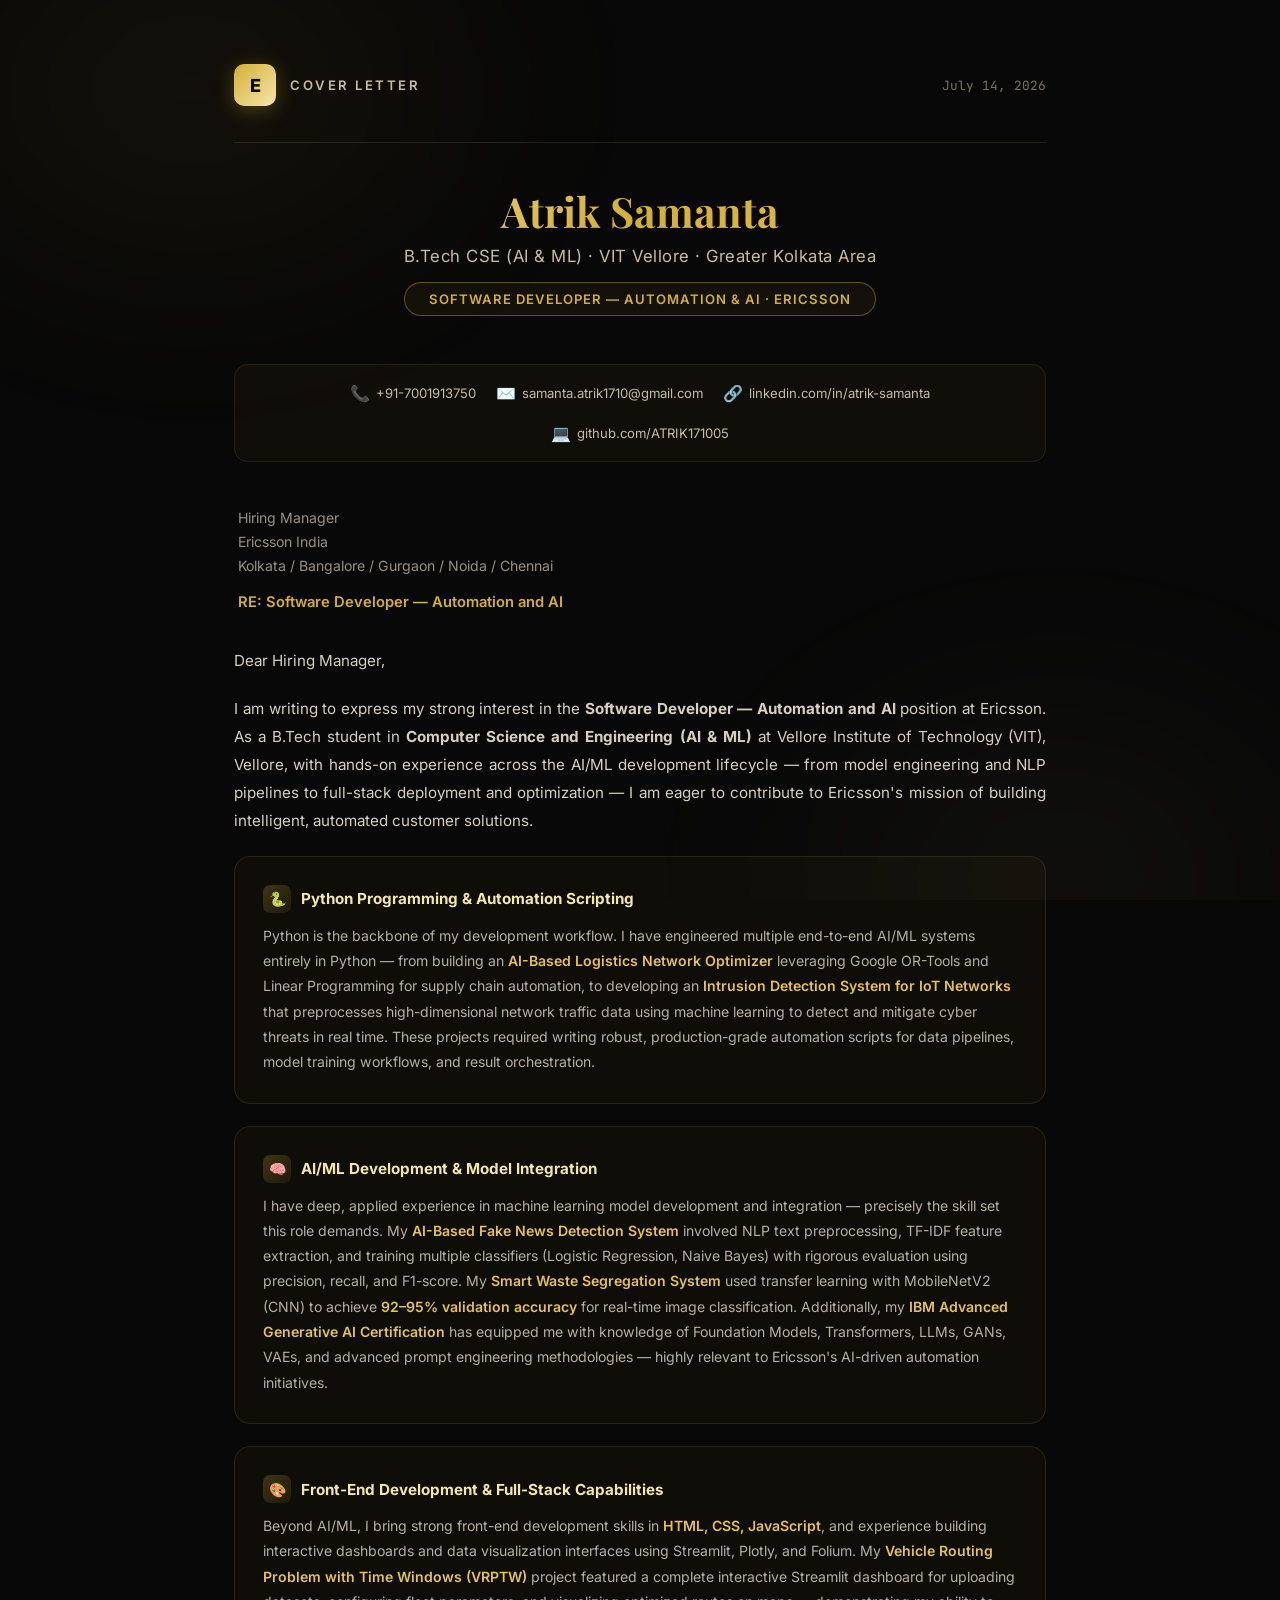
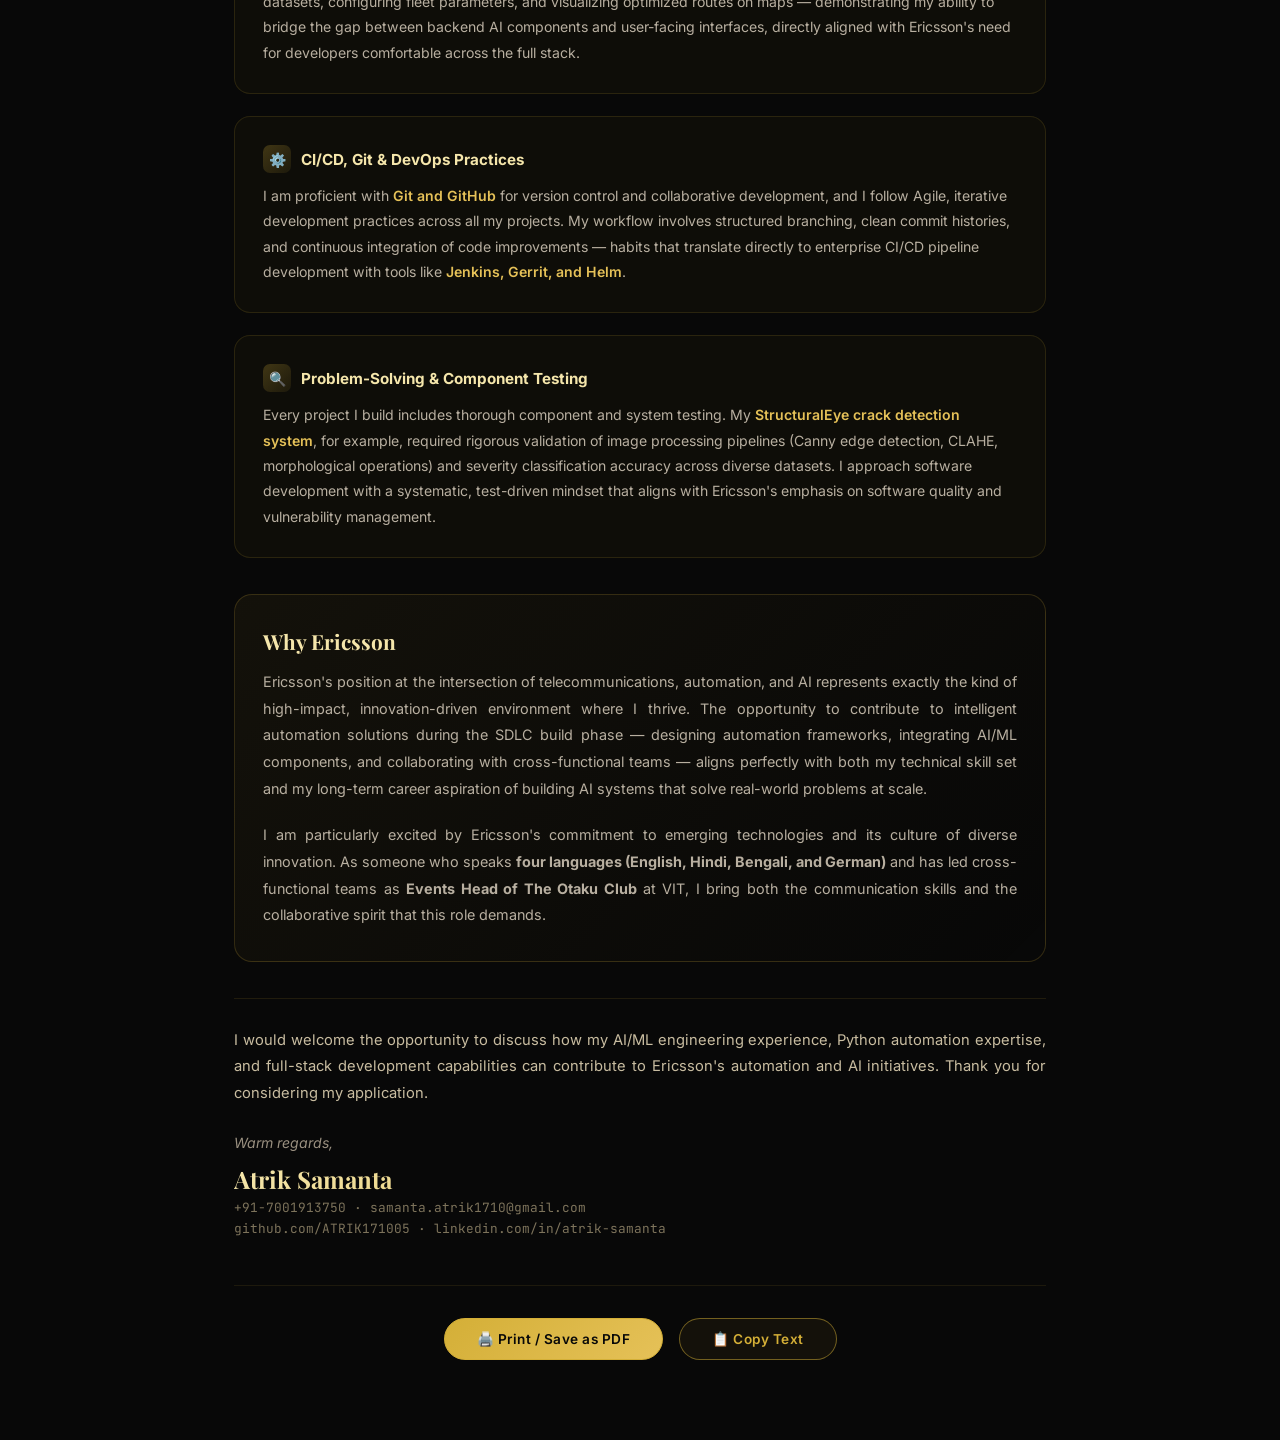
<file: cover_letter.html>
<!DOCTYPE html>
<html lang="en">
<head>
    <meta charset="UTF-8">
    <meta name="viewport" content="width=device-width, initial-scale=1.0">
    <title>Cover Letter — Ericsson | Atrik Samanta</title>
    <link rel="preconnect" href="https://fonts.googleapis.com">
    <link rel="preconnect" href="https://fonts.gstatic.com" crossorigin>
    <link href="https://fonts.googleapis.com/css2?family=Inter:wght@300;400;500;600;700;800&family=Playfair+Display:ital,wght@0,500;0,700;1,500&family=JetBrains+Mono:wght@400;500&display=swap" rel="stylesheet">
    <style>
        *, *::before, *::after { margin: 0; padding: 0; box-sizing: border-box; }

        body {
            font-family: 'Inter', sans-serif;
            background: #080808;
            color: #E8E0D0;
            min-height: 100vh;
            overflow-x: hidden;
        }

        /* Ambient Gold Aurora */
        .bg-glow {
            position: fixed;
            top: 0; left: 0;
            width: 100%; height: 100%;
            pointer-events: none;
            z-index: 0;
            overflow: hidden;
        }
        .bg-glow::before {
            content: '';
            position: absolute;
            top: -20%; left: -15%;
            width: 60%; height: 60%;
            background: radial-gradient(ellipse, rgba(212,175,55,0.07), transparent 70%);
            filter: blur(80px);
            animation: drift1 20s ease-in-out infinite;
        }
        .bg-glow::after {
            content: '';
            position: absolute;
            bottom: -25%; right: -10%;
            width: 55%; height: 55%;
            background: radial-gradient(ellipse, rgba(245,230,171,0.05), transparent 70%);
            filter: blur(90px);
            animation: drift2 25s ease-in-out infinite;
        }
        @keyframes drift1 {
            0%, 100% { transform: translate(0,0); }
            50% { transform: translate(60px, 40px); }
        }
        @keyframes drift2 {
            0%, 100% { transform: translate(0,0); }
            50% { transform: translate(-50px, -30px); }
        }

        /* Page Container */
        .page-wrapper {
            position: relative;
            z-index: 1;
            max-width: 860px;
            margin: 0 auto;
            padding: 48px 24px 80px;
        }

        /* Top Bar — Ericsson Branding */
        .top-bar {
            display: flex;
            align-items: center;
            justify-content: space-between;
            padding: 16px 0 36px;
            border-bottom: 1px solid rgba(212,175,55,0.15);
            margin-bottom: 40px;
        }
        .top-bar-left {
            display: flex; align-items: center; gap: 14px;
        }
        .ericsson-badge {
            width: 42px; height: 42px;
            border-radius: 10px;
            background: linear-gradient(135deg, #D4AF37, #F5E6AB);
            display: flex; align-items: center; justify-content: center;
            font-weight: 800; font-size: 18px; color: #080808;
            box-shadow: 0 4px 20px rgba(212,175,55,0.3);
        }
        .top-bar-title {
            font-size: 0.82rem;
            font-weight: 600;
            color: #C8BCA0;
            letter-spacing: 2.5px;
            text-transform: uppercase;
        }
        .top-bar-date {
            font-size: 0.8rem;
            color: #7D735B;
            font-family: 'JetBrains Mono', monospace;
        }

        /* Header */
        .letter-header {
            text-align: center;
            margin-bottom: 48px;
        }
        .letter-header h1 {
            font-family: 'Playfair Display', serif;
            font-size: 2.6rem;
            font-weight: 700;
            background: linear-gradient(135deg, #F5E6AB, #D4AF37, #E5C158);
            -webkit-background-clip: text;
            -webkit-text-fill-color: transparent;
            background-clip: text;
            margin-bottom: 8px;
            animation: shimmer 4s ease-in-out infinite;
        }
        @keyframes shimmer {
            0%, 100% { filter: brightness(1); }
            50% { filter: brightness(1.15); }
        }
        .letter-header .subtitle {
            font-size: 1.05rem;
            color: #C8BCA0;
            font-weight: 400;
            letter-spacing: 0.5px;
        }
        .letter-header .role-badge {
            display: inline-block;
            margin-top: 16px;
            padding: 8px 24px;
            border: 1px solid rgba(212,175,55,0.4);
            border-radius: 50px;
            font-size: 0.82rem;
            font-weight: 600;
            color: #D4AF37;
            background: rgba(212,175,55,0.06);
            letter-spacing: 1px;
        }

        /* Contact Info Bar */
        .contact-bar {
            display: flex;
            flex-wrap: wrap;
            justify-content: center;
            gap: 20px;
            margin-bottom: 44px;
            padding: 18px 24px;
            background: rgba(212,175,55,0.04);
            border: 1px solid rgba(212,175,55,0.12);
            border-radius: 14px;
        }
        .contact-item {
            font-size: 0.82rem;
            color: #C8BCA0;
            display: flex; align-items: center; gap: 6px;
        }
        .contact-item .icon {
            color: #D4AF37;
            font-size: 1rem;
        }

        /* Addressee */
        .addressee {
            margin-bottom: 32px;
            padding-left: 4px;
        }
        .addressee p {
            font-size: 0.88rem;
            color: #9A9080;
            line-height: 1.7;
        }
        .addressee .re-line {
            margin-top: 12px;
            font-weight: 600;
            color: #D4AF37;
            font-size: 0.92rem;
        }

        /* Body Paragraphs */
        .letter-body {
            line-height: 1.85;
            font-size: 0.95rem;
            color: #D8CFC0;
        }
        .letter-body p {
            margin-bottom: 20px;
            text-align: justify;
        }

        /* Section Cards */
        .section-card {
            background: rgba(212,175,55,0.03);
            border: 1px solid rgba(212,175,55,0.14);
            border-radius: 16px;
            padding: 28px 28px;
            margin-bottom: 22px;
            transition: all 0.3s ease;
        }
        .section-card:hover {
            border-color: rgba(212,175,55,0.35);
            background: rgba(212,175,55,0.06);
            box-shadow: 0 6px 30px rgba(212,175,55,0.08);
            transform: translateY(-2px);
        }
        .section-card .card-title {
            font-size: 0.95rem;
            font-weight: 700;
            color: #F5E6AB;
            margin-bottom: 10px;
            display: flex;
            align-items: center;
            gap: 10px;
        }
        .section-card .card-title .card-icon {
            width: 28px; height: 28px;
            border-radius: 7px;
            background: linear-gradient(135deg, rgba(212,175,55,0.25), rgba(212,175,55,0.08));
            display: flex; align-items: center; justify-content: center;
            font-size: 14px;
            flex-shrink: 0;
        }
        .section-card .card-body {
            font-size: 0.88rem;
            color: #B8AFA0;
            line-height: 1.8;
        }
        .section-card .card-body strong {
            color: #E5C158;
            font-weight: 600;
        }

        /* Why Ericsson Section */
        .why-section {
            margin-top: 36px;
            padding: 32px 28px;
            background: linear-gradient(135deg, rgba(212,175,55,0.06), rgba(0,0,0,0));
            border: 1px solid rgba(212,175,55,0.2);
            border-radius: 18px;
            margin-bottom: 36px;
        }
        .why-section h3 {
            font-family: 'Playfair Display', serif;
            font-size: 1.3rem;
            color: #F5E6AB;
            margin-bottom: 14px;
        }
        .why-section p {
            font-size: 0.9rem;
            color: #B8AFA0;
            line-height: 1.85;
            text-align: justify;
        }

        /* Closing */
        .closing {
            margin-top: 36px;
            padding-top: 28px;
            border-top: 1px solid rgba(212,175,55,0.12);
        }
        .closing p {
            font-size: 0.92rem;
            color: #C8BCA0;
            line-height: 1.8;
            margin-bottom: 28px;
            text-align: justify;
        }
        .signature {
            display: flex;
            flex-direction: column;
            gap: 4px;
        }
        .signature .warm {
            font-style: italic;
            color: #9A9080;
            font-size: 0.88rem;
            margin-bottom: 8px;
        }
        .signature .name {
            font-family: 'Playfair Display', serif;
            font-size: 1.5rem;
            font-weight: 700;
            background: linear-gradient(135deg, #F5E6AB, #D4AF37);
            -webkit-background-clip: text;
            -webkit-text-fill-color: transparent;
            background-clip: text;
        }
        .signature .details {
            font-size: 0.8rem;
            color: #7D735B;
            font-family: 'JetBrains Mono', monospace;
        }

        /* Print / Download Actions */
        .actions-bar {
            display: flex;
            justify-content: center;
            gap: 16px;
            margin-top: 48px;
            padding-top: 32px;
            border-top: 1px solid rgba(212,175,55,0.1);
        }
        .action-btn {
            padding: 12px 32px;
            border: 1.5px solid rgba(212,175,55,0.5);
            border-radius: 50px;
            background: rgba(212,175,55,0.06);
            color: #D4AF37;
            font-size: 0.85rem;
            font-weight: 600;
            cursor: pointer;
            transition: all 0.25s ease;
            font-family: 'Inter', sans-serif;
            letter-spacing: 0.5px;
        }
        .action-btn:hover {
            background: linear-gradient(135deg, #D4AF37, #E5C158);
            color: #080808;
            border-color: #D4AF37;
            box-shadow: 0 4px 20px rgba(212,175,55,0.35);
            transform: translateY(-2px);
        }
        .action-btn.primary {
            background: linear-gradient(135deg, #D4AF37, #E5C158);
            color: #080808;
            border-color: #D4AF37;
        }
        .action-btn.primary:hover {
            box-shadow: 0 6px 28px rgba(212,175,55,0.5);
        }

        /* Print Styles */
        @media print {
            body { background: #fff; color: #222; }
            .bg-glow, .actions-bar, .top-bar { display: none; }
            .section-card { border-color: #ddd; background: #fafafa; }
            .section-card .card-title { color: #333; }
            .section-card .card-body { color: #444; }
            .section-card .card-body strong { color: #886a10; }
            .letter-header h1 { -webkit-text-fill-color: #886a10; color: #886a10; }
            .letter-header .subtitle { color: #555; }
            .letter-header .role-badge { color: #886a10; border-color: #ccc; }
            .contact-bar { background: #f5f5f0; border-color: #ddd; }
            .closing p, .letter-body p { color: #333; }
            .why-section { background: #f9f7f0; border-color: #ddd; }
            .why-section h3 { color: #886a10; }
            .why-section p { color: #444; }
            .signature .name { -webkit-text-fill-color: #886a10; }
        }

        /* Responsive */
        @media (max-width: 640px) {
            .page-wrapper { padding: 24px 16px 60px; }
            .letter-header h1 { font-size: 1.8rem; }
            .contact-bar { gap: 12px; padding: 14px 16px; }
            .section-card { padding: 20px 18px; }
        }
    </style>
</head>
<body>

    <div class="bg-glow"></div>

    <div class="page-wrapper">

        <!-- Top Bar -->
        <div class="top-bar">
            <div class="top-bar-left">
                <div class="ericsson-badge">E</div>
                <span class="top-bar-title">Cover Letter</span>
            </div>
            <span class="top-bar-date">July 14, 2026</span>
        </div>

        <!-- Header -->
        <div class="letter-header">
            <h1>Atrik Samanta</h1>
            <p class="subtitle">B.Tech CSE (AI &amp; ML) · VIT Vellore · Greater Kolkata Area</p>
            <div class="role-badge">SOFTWARE DEVELOPER — AUTOMATION &amp; AI · ERICSSON</div>
        </div>

        <!-- Contact Bar -->
        <div class="contact-bar">
            <div class="contact-item"><span class="icon">📞</span> +91-7001913750</div>
            <div class="contact-item"><span class="icon">✉️</span> samanta.atrik1710@gmail.com</div>
            <div class="contact-item"><span class="icon">🔗</span> linkedin.com/in/atrik-samanta</div>
            <div class="contact-item"><span class="icon">💻</span> github.com/ATRIK171005</div>
        </div>

        <!-- Addressee -->
        <div class="addressee">
            <p>
                Hiring Manager<br>
                Ericsson India<br>
                Kolkata / Bangalore / Gurgaon / Noida / Chennai
            </p>
            <p class="re-line">RE: Software Developer — Automation and AI</p>
        </div>

        <!-- Opening -->
        <div class="letter-body">
            <p>Dear Hiring Manager,</p>
            <p>I am writing to express my strong interest in the <strong>Software Developer — Automation and AI</strong> position at Ericsson. As a B.Tech student in <strong>Computer Science and Engineering (AI &amp; ML)</strong> at Vellore Institute of Technology (VIT), Vellore, with hands-on experience across the AI/ML development lifecycle — from model engineering and NLP pipelines to full-stack deployment and optimization — I am eager to contribute to Ericsson's mission of building intelligent, automated customer solutions.</p>
        </div>

        <!-- Qualification Cards -->
        <div class="section-card">
            <div class="card-title">
                <div class="card-icon">🐍</div>
                Python Programming &amp; Automation Scripting
            </div>
            <div class="card-body">
                Python is the backbone of my development workflow. I have engineered multiple end-to-end AI/ML systems entirely in Python — from building an <strong>AI-Based Logistics Network Optimizer</strong> leveraging Google OR-Tools and Linear Programming for supply chain automation, to developing an <strong>Intrusion Detection System for IoT Networks</strong> that preprocesses high-dimensional network traffic data using machine learning to detect and mitigate cyber threats in real time. These projects required writing robust, production-grade automation scripts for data pipelines, model training workflows, and result orchestration.
            </div>
        </div>

        <div class="section-card">
            <div class="card-title">
                <div class="card-icon">🧠</div>
                AI/ML Development &amp; Model Integration
            </div>
            <div class="card-body">
                I have deep, applied experience in machine learning model development and integration — precisely the skill set this role demands. My <strong>AI-Based Fake News Detection System</strong> involved NLP text preprocessing, TF-IDF feature extraction, and training multiple classifiers (Logistic Regression, Naive Bayes) with rigorous evaluation using precision, recall, and F1-score. My <strong>Smart Waste Segregation System</strong> used transfer learning with MobileNetV2 (CNN) to achieve <strong>92–95% validation accuracy</strong> for real-time image classification. Additionally, my <strong>IBM Advanced Generative AI Certification</strong> has equipped me with knowledge of Foundation Models, Transformers, LLMs, GANs, VAEs, and advanced prompt engineering methodologies — highly relevant to Ericsson's AI-driven automation initiatives.
            </div>
        </div>

        <div class="section-card">
            <div class="card-title">
                <div class="card-icon">🎨</div>
                Front-End Development &amp; Full-Stack Capabilities
            </div>
            <div class="card-body">
                Beyond AI/ML, I bring strong front-end development skills in <strong>HTML, CSS, JavaScript</strong>, and experience building interactive dashboards and data visualization interfaces using Streamlit, Plotly, and Folium. My <strong>Vehicle Routing Problem with Time Windows (VRPTW)</strong> project featured a complete interactive Streamlit dashboard for uploading datasets, configuring fleet parameters, and visualizing optimized routes on maps — demonstrating my ability to bridge the gap between backend AI components and user-facing interfaces, directly aligned with Ericsson's need for developers comfortable across the full stack.
            </div>
        </div>

        <div class="section-card">
            <div class="card-title">
                <div class="card-icon">⚙️</div>
                CI/CD, Git &amp; DevOps Practices
            </div>
            <div class="card-body">
                I am proficient with <strong>Git and GitHub</strong> for version control and collaborative development, and I follow Agile, iterative development practices across all my projects. My workflow involves structured branching, clean commit histories, and continuous integration of code improvements — habits that translate directly to enterprise CI/CD pipeline development with tools like <strong>Jenkins, Gerrit, and Helm</strong>.
            </div>
        </div>

        <div class="section-card">
            <div class="card-title">
                <div class="card-icon">🔍</div>
                Problem-Solving &amp; Component Testing
            </div>
            <div class="card-body">
                Every project I build includes thorough component and system testing. My <strong>StructuralEye crack detection system</strong>, for example, required rigorous validation of image processing pipelines (Canny edge detection, CLAHE, morphological operations) and severity classification accuracy across diverse datasets. I approach software development with a systematic, test-driven mindset that aligns with Ericsson's emphasis on software quality and vulnerability management.
            </div>
        </div>

        <!-- Why Ericsson -->
        <div class="why-section">
            <h3>Why Ericsson</h3>
            <p>Ericsson's position at the intersection of telecommunications, automation, and AI represents exactly the kind of high-impact, innovation-driven environment where I thrive. The opportunity to contribute to intelligent automation solutions during the SDLC build phase — designing automation frameworks, integrating AI/ML components, and collaborating with cross-functional teams — aligns perfectly with both my technical skill set and my long-term career aspiration of building AI systems that solve real-world problems at scale.</p>
            <br>
            <p>I am particularly excited by Ericsson's commitment to emerging technologies and its culture of diverse innovation. As someone who speaks <strong>four languages (English, Hindi, Bengali, and German)</strong> and has led cross-functional teams as <strong>Events Head of The Otaku Club</strong> at VIT, I bring both the communication skills and the collaborative spirit that this role demands.</p>
        </div>

        <!-- Closing -->
        <div class="closing">
            <p>I would welcome the opportunity to discuss how my AI/ML engineering experience, Python automation expertise, and full-stack development capabilities can contribute to Ericsson's automation and AI initiatives. Thank you for considering my application.</p>
            <div class="signature">
                <span class="warm">Warm regards,</span>
                <span class="name">Atrik Samanta</span>
                <span class="details">+91-7001913750 · samanta.atrik1710@gmail.com</span>
                <span class="details">github.com/ATRIK171005 · linkedin.com/in/atrik-samanta</span>
            </div>
        </div>

        <!-- Action Buttons -->
        <div class="actions-bar">
            <button class="action-btn primary" onclick="window.print()">🖨️ Print / Save as PDF</button>
            <button class="action-btn" onclick="copyText()">📋 Copy Text</button>
        </div>
    </div>

    <script>
        function copyText() {
            const el = document.querySelector('.page-wrapper');
            const range = document.createRange();
            range.selectNodeContents(el);
            const selection = window.getSelection();
            selection.removeAllRanges();
            selection.addRange(range);
            document.execCommand('copy');
            selection.removeAllRanges();
            const btn = document.querySelectorAll('.action-btn')[1];
            const orig = btn.innerHTML;
            btn.innerHTML = '✅ Copied!';
            btn.style.background = 'linear-gradient(135deg, #D4AF37, #E5C158)';
            btn.style.color = '#080808';
            setTimeout(() => { btn.innerHTML = orig; btn.style.background = ''; btn.style.color = ''; }, 2000);
        }
    </script>
</body>
</html>
</file>
